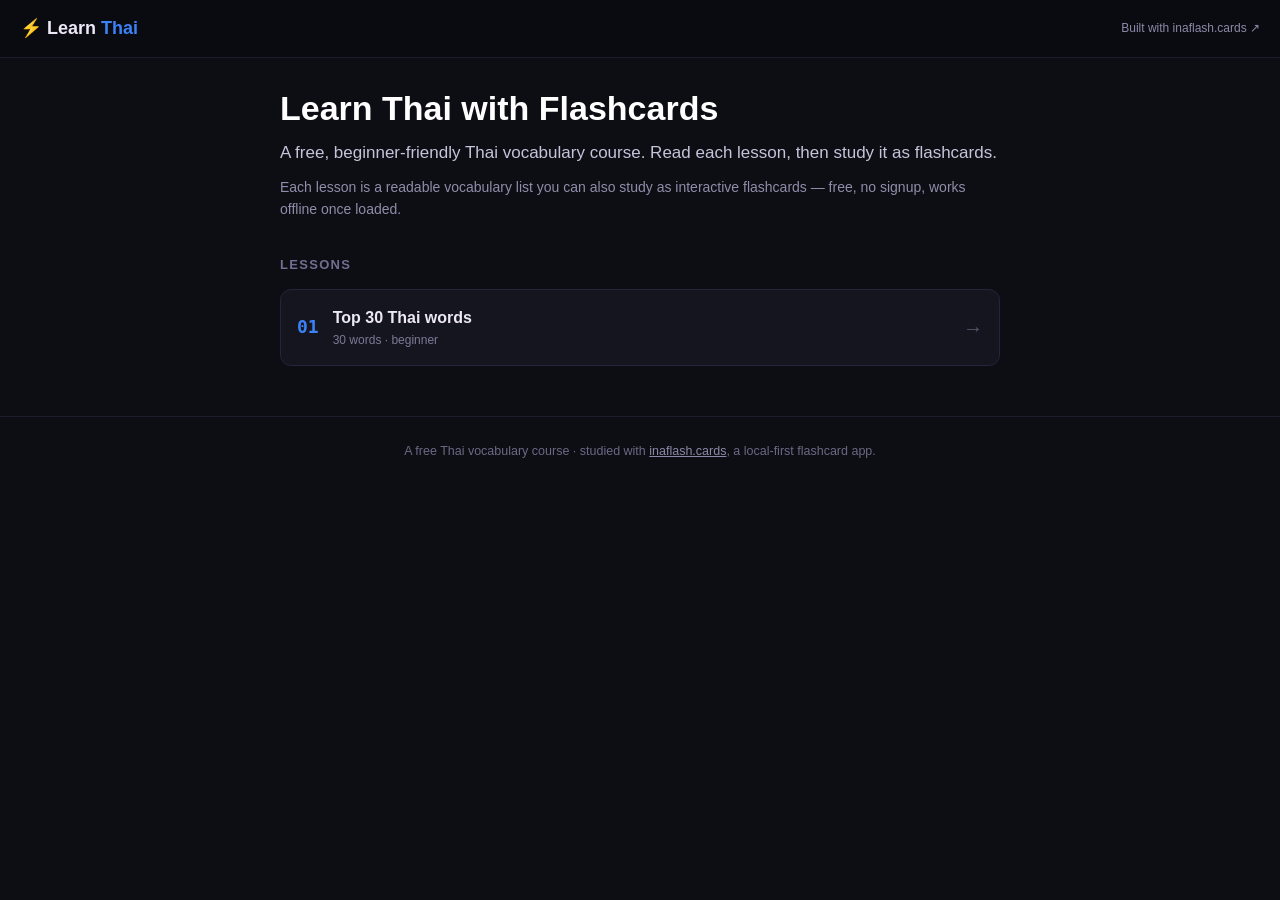
<file: index.html>
<!DOCTYPE html>
<html lang="en">
<head>
<meta charset="utf-8"/>
<meta name="viewport" content="width=device-width,initial-scale=1"/>
<title>Learn Thai with Flashcards</title>
<meta name="description" content="A free, beginner-friendly Thai vocabulary course. Read each lesson, then study it as flashcards."/>
<link rel="canonical" href="https://forkmytypos.github.io/wordbase-test/"/>
<meta property="og:type" content="website"/>
<meta property="og:title" content="Learn Thai with Flashcards"/>
<meta property="og:description" content="A free, beginner-friendly Thai vocabulary course. Read each lesson, then study it as flashcards."/>
<meta property="og:url" content="https://forkmytypos.github.io/wordbase-test/"/>
<meta property="og:site_name" content="Learn Thai with Flashcards"/>
<meta name="twitter:card" content="summary"/>
<meta name="twitter:title" content="Learn Thai with Flashcards"/>
<meta name="twitter:description" content="A free, beginner-friendly Thai vocabulary course. Read each lesson, then study it as flashcards."/>
<meta name="theme-color" content="#0d0d14"/>
<link rel="icon" href='data:image/svg+xml,<svg xmlns="http://www.w3.org/2000/svg" viewBox="0 0 24 24"><rect x="1.5" y="1.5" width="21" height="21" rx="5" fill="%2310131f" stroke="%233b82f6" stroke-width="1"/><polygon points="12.67 4.5 6 13.5 12 13.5 11.33 19.5 18 10.5 12 10.5 12.67 4.5" fill="%233b82f6"/></svg>'/>
<link rel="stylesheet" href="style.css"/>
</head>
<body>
<header class="site-head">
  <a class="brand" href="https://forkmytypos.github.io/wordbase-test/"><span class="bolt">⚡</span> Learn <b>Thai</b></a>
  <a class="app-link" href="https://inaflash.cards" target="_blank" rel="noopener">Built with inaflash.cards ↗</a>
</header><main class="wrap">
  <section class="hero"><h1>Learn Thai with Flashcards</h1>
    <p class="tagline">A free, beginner-friendly Thai vocabulary course. Read each lesson, then study it as flashcards.</p>
    <p class="how">Each lesson is a readable vocabulary list you can also study as interactive flashcards — free, no signup, works offline once loaded.</p></section>
  <section><h2 class="sec-h">Lessons</h2><ol class="lesson-list">
    <li class="lesson-item"><a class="lesson-link" href="https://forkmytypos.github.io/wordbase-test/01-top-30-thai-words/">
      <span class="num">01</span>
      <span class="meta"><span class="lt">Top 30 Thai words</span>
        <span class="ld">30 words · beginner</span></span>
      <span class="go">→</span></a></li></ol></section>
</main>
<script type="application/ld+json">{"@context":"https://schema.org","@type":"Course","name":"Learn Thai with Flashcards","description":"A free, beginner-friendly Thai vocabulary course. Read each lesson, then study it as flashcards.","url":"https://forkmytypos.github.io/wordbase-test/","inLanguage":"th","provider":{"@type":"Organization","name":"inaflash.cards","url":"https://inaflash.cards"}}</script><script type="application/ld+json">{"@context":"https://schema.org","@type":"ItemList","name":"Learn Thai with Flashcards","itemListElement":[{"@type":"ListItem","position":1,"name":"Top 30 Thai words","url":"https://forkmytypos.github.io/wordbase-test/01-top-30-thai-words/"}]}</script><footer class="site-foot">
  <p>A free Thai vocabulary course · studied with <a href="https://inaflash.cards" target="_blank" rel="noopener">inaflash.cards</a>, a local-first flashcard app.</p>
</footer>
</body></html>
</file>
<file: style.css>
*{box-sizing:border-box;margin:0;padding:0}
body{font-family:-apple-system,Segoe UI,Roboto,Arial,sans-serif;background:#0d0d14;color:#e6e6f0;line-height:1.6;-webkit-font-smoothing:antialiased}
a{color:#7cb0ff}
.site-head{display:flex;align-items:center;justify-content:space-between;gap:12px;padding:14px 20px;border-bottom:1px solid #1c1c2a;background:#0a0a11;position:sticky;top:0;z-index:5}
.brand{font-size:18px;font-weight:800;color:#ece9f5;text-decoration:none}.brand .bolt{color:#3b82f6}.brand b{color:#3b82f6}
.app-link{font-size:12px;color:#8a8aa8;text-decoration:none}.app-link:hover{color:#7cb0ff}
.wrap{max-width:760px;margin:0 auto;padding:30px 20px 50px}
.hero h1{font-size:34px;line-height:1.2;color:#fff;margin-bottom:10px}
.hero .tagline{font-size:17px;color:#c4c4da;margin-bottom:10px}.hero .how{font-size:14px;color:#8e8eaa}
.sec-h{font-size:13px;text-transform:uppercase;letter-spacing:.1em;color:#6f6f90;margin:34px 0 14px;font-weight:700}
.lesson-list{list-style:none;display:flex;flex-direction:column;gap:10px}
.lesson-link{display:flex;align-items:center;gap:14px;padding:15px 16px;background:#15151f;border:1px solid #24243a;border-radius:11px;text-decoration:none;color:inherit;transition:border-color .12s,transform .12s}
.lesson-link:hover{border-color:#3b82f6;transform:translateY(-1px)}
.lesson-link .num{font-family:monospace;font-size:18px;color:#3b82f6;font-weight:700}
.lesson-link .meta{flex:1;display:flex;flex-direction:column}
.lesson-link .lt{font-size:16px;font-weight:700;color:#ece9f5}.lesson-link .ld{font-size:12px;color:#7a7a98}
.lesson-link .go{font-size:20px;color:#56566e}
.crumbs{font-size:12.5px;color:#7a7a98;margin-bottom:18px}.crumbs a{color:#8a8aa8;text-decoration:none}.crumbs span{margin:0 6px;color:#44445c}
article h1{font-size:28px;color:#fff;line-height:1.25;margin-bottom:10px}
.lead{font-size:15.5px;color:#b6b6cf;margin-bottom:20px}
.study-cta{display:flex;gap:10px;flex-wrap:wrap;margin-bottom:8px}
.btn{display:inline-block;padding:11px 18px;border-radius:9px;text-decoration:none;font-size:14px;font-weight:700;border:1px solid #2a2a3e;background:#16161f;color:#cfcfe4}
.btn:hover{border-color:#3a3a56}.btn.primary{background:#16284a;border-color:#3b82f6;color:#bcd4ff}.btn.primary:hover{background:#1d3460}
.cta-note{font-size:12px;color:#7a7a98;margin-bottom:24px}
.vocab{display:flex;flex-direction:column;border-radius:10px;overflow:hidden}
.vocab-row{display:flex;align-items:center;gap:16px;padding:12px 14px;border-bottom:1px solid #1c1c2a}
.vocab-row:nth-child(odd){background:#13131c}
.vocab-pic{flex-shrink:0;display:flex;flex-direction:column;align-items:center;gap:3px}
.vocab-pic img{width:120px;height:80px;object-fit:cover;border-radius:8px;display:block}
.vocab-pic .cred{font-size:8.5px;color:#5a5a72;max-width:120px;text-align:center;line-height:1.2}
.vocab-pic .cred a{color:#6a6a9a}
.vocab-row dt{flex:1;min-width:0}.vocab-row .th{font-size:21px;color:#fff;font-weight:600}.vocab-row .rom{font-size:14px;color:#60a5fa;margin-left:8px}
.vocab-row dd{font-size:15px;color:#d4d4e4;text-align:right;min-width:110px}
.lesson-nav{display:flex;justify-content:space-between;gap:12px;margin-top:30px;font-size:13.5px}
.lesson-nav a{color:#8aa9d8;text-decoration:none}.lesson-nav a:hover{color:#7cb0ff}
.site-foot{border-top:1px solid #1c1c2a;padding:24px 20px;text-align:center;color:#6a6a86;font-size:12.5px}.site-foot a{color:#8a8aa8}
@media(max-width:540px){.hero h1{font-size:27px}.vocab-row dd{min-width:70px}.vocab-pic img{width:88px;height:62px}.vocab-pic .cred{display:none}}
/* the sound hook and the picture-it line: the method, in text a search engine
   can read — and the play button, neither of which the reference site had */
.vocab-row .aid{font-size:12.5px;color:#8a8aa8;margin-top:2px;line-height:1.45}
.vocab-row .aid .hook{color:#c9a227;font-weight:700;letter-spacing:.02em}
@media(max-width:540px){.vocab-row .aid{font-size:11.5px}}
.vocab-row .say{background:none;border:0;color:#60a5fa;font-size:17px;cursor:pointer;padding:2px 6px;line-height:1}
.vocab-row .say:hover{color:#9cc4ff}
</file>
<file: data/style.css>
*{box-sizing:border-box;margin:0;padding:0}
body{font-family:-apple-system,Segoe UI,Roboto,Arial,sans-serif;background:#0d0d14;color:#e6e6f0;line-height:1.6;-webkit-font-smoothing:antialiased}
a{color:#7cb0ff}
.site-head{display:flex;align-items:center;justify-content:space-between;gap:12px;padding:14px 20px;border-bottom:1px solid #1c1c2a;background:#0a0a11;position:sticky;top:0;z-index:5}
.brand{font-size:18px;font-weight:800;color:#ece9f5;text-decoration:none}.brand .bolt{color:#3b82f6}.brand b{color:#3b82f6}
.app-link{font-size:12px;color:#8a8aa8;text-decoration:none}.app-link:hover{color:#7cb0ff}
.wrap{max-width:760px;margin:0 auto;padding:30px 20px 50px}
.hero h1{font-size:34px;line-height:1.2;color:#fff;margin-bottom:10px}
.hero .tagline{font-size:17px;color:#c4c4da;margin-bottom:10px}.hero .how{font-size:14px;color:#8e8eaa}
.sec-h{font-size:13px;text-transform:uppercase;letter-spacing:.1em;color:#6f6f90;margin:34px 0 14px;font-weight:700}
.lesson-list{list-style:none;display:flex;flex-direction:column;gap:10px}
.lesson-link{display:flex;align-items:center;gap:14px;padding:15px 16px;background:#15151f;border:1px solid #24243a;border-radius:11px;text-decoration:none;color:inherit;transition:border-color .12s,transform .12s}
.lesson-link:hover{border-color:#3b82f6;transform:translateY(-1px)}
.lesson-link .num{font-family:monospace;font-size:18px;color:#3b82f6;font-weight:700}
.lesson-link .meta{flex:1;display:flex;flex-direction:column}
.lesson-link .lt{font-size:16px;font-weight:700;color:#ece9f5}.lesson-link .ld{font-size:12px;color:#7a7a98}
.lesson-link .go{font-size:20px;color:#56566e}
.crumbs{font-size:12.5px;color:#7a7a98;margin-bottom:18px}.crumbs a{color:#8a8aa8;text-decoration:none}.crumbs span{margin:0 6px;color:#44445c}
article h1{font-size:28px;color:#fff;line-height:1.25;margin-bottom:10px}
.lead{font-size:15.5px;color:#b6b6cf;margin-bottom:20px}
.study-cta{display:flex;gap:10px;flex-wrap:wrap;margin-bottom:8px}
.btn{display:inline-block;padding:11px 18px;border-radius:9px;text-decoration:none;font-size:14px;font-weight:700;border:1px solid #2a2a3e;background:#16161f;color:#cfcfe4}
.btn:hover{border-color:#3a3a56}.btn.primary{background:#16284a;border-color:#3b82f6;color:#bcd4ff}.btn.primary:hover{background:#1d3460}
.cta-note{font-size:12px;color:#7a7a98;margin-bottom:24px}
.vocab{display:flex;flex-direction:column;border-radius:10px;overflow:hidden}
.vocab-row{display:flex;align-items:center;gap:16px;padding:12px 14px;border-bottom:1px solid #1c1c2a}
.vocab-row:nth-child(odd){background:#13131c}
.vocab-pic{flex-shrink:0;display:flex;flex-direction:column;align-items:center;gap:3px}
.vocab-pic img{width:120px;height:80px;object-fit:cover;border-radius:8px;display:block}
.vocab-pic .cred{font-size:8.5px;color:#5a5a72;max-width:120px;text-align:center;line-height:1.2}
.vocab-pic .cred a{color:#6a6a9a}
.vocab-row dt{flex:1;min-width:0}.vocab-row .th{font-size:21px;color:#fff;font-weight:600}.vocab-row .rom{font-size:14px;color:#60a5fa;margin-left:8px}
.vocab-row dd{font-size:15px;color:#d4d4e4;text-align:right;min-width:110px}
.lesson-nav{display:flex;justify-content:space-between;gap:12px;margin-top:30px;font-size:13.5px}
.lesson-nav a{color:#8aa9d8;text-decoration:none}.lesson-nav a:hover{color:#7cb0ff}
.site-foot{border-top:1px solid #1c1c2a;padding:24px 20px;text-align:center;color:#6a6a86;font-size:12.5px}.site-foot a{color:#8a8aa8}
@media(max-width:540px){.hero h1{font-size:27px}.vocab-row dd{min-width:70px}.vocab-pic img{width:88px;height:62px}.vocab-pic .cred{display:none}}
/* the sound hook and the picture-it line: the method, in text a search engine
   can read — and the play button, neither of which the reference site had */
.vocab-row .aid{font-size:12.5px;color:#8a8aa8;margin-top:2px;line-height:1.45}
.vocab-row .aid .hook{color:#c9a227;font-weight:700;letter-spacing:.02em}
@media(max-width:540px){.vocab-row .aid{font-size:11.5px}}
.vocab-row .say{background:none;border:0;color:#60a5fa;font-size:17px;cursor:pointer;padding:2px 6px;line-height:1}
.vocab-row .say:hover{color:#9cc4ff}
</file>
